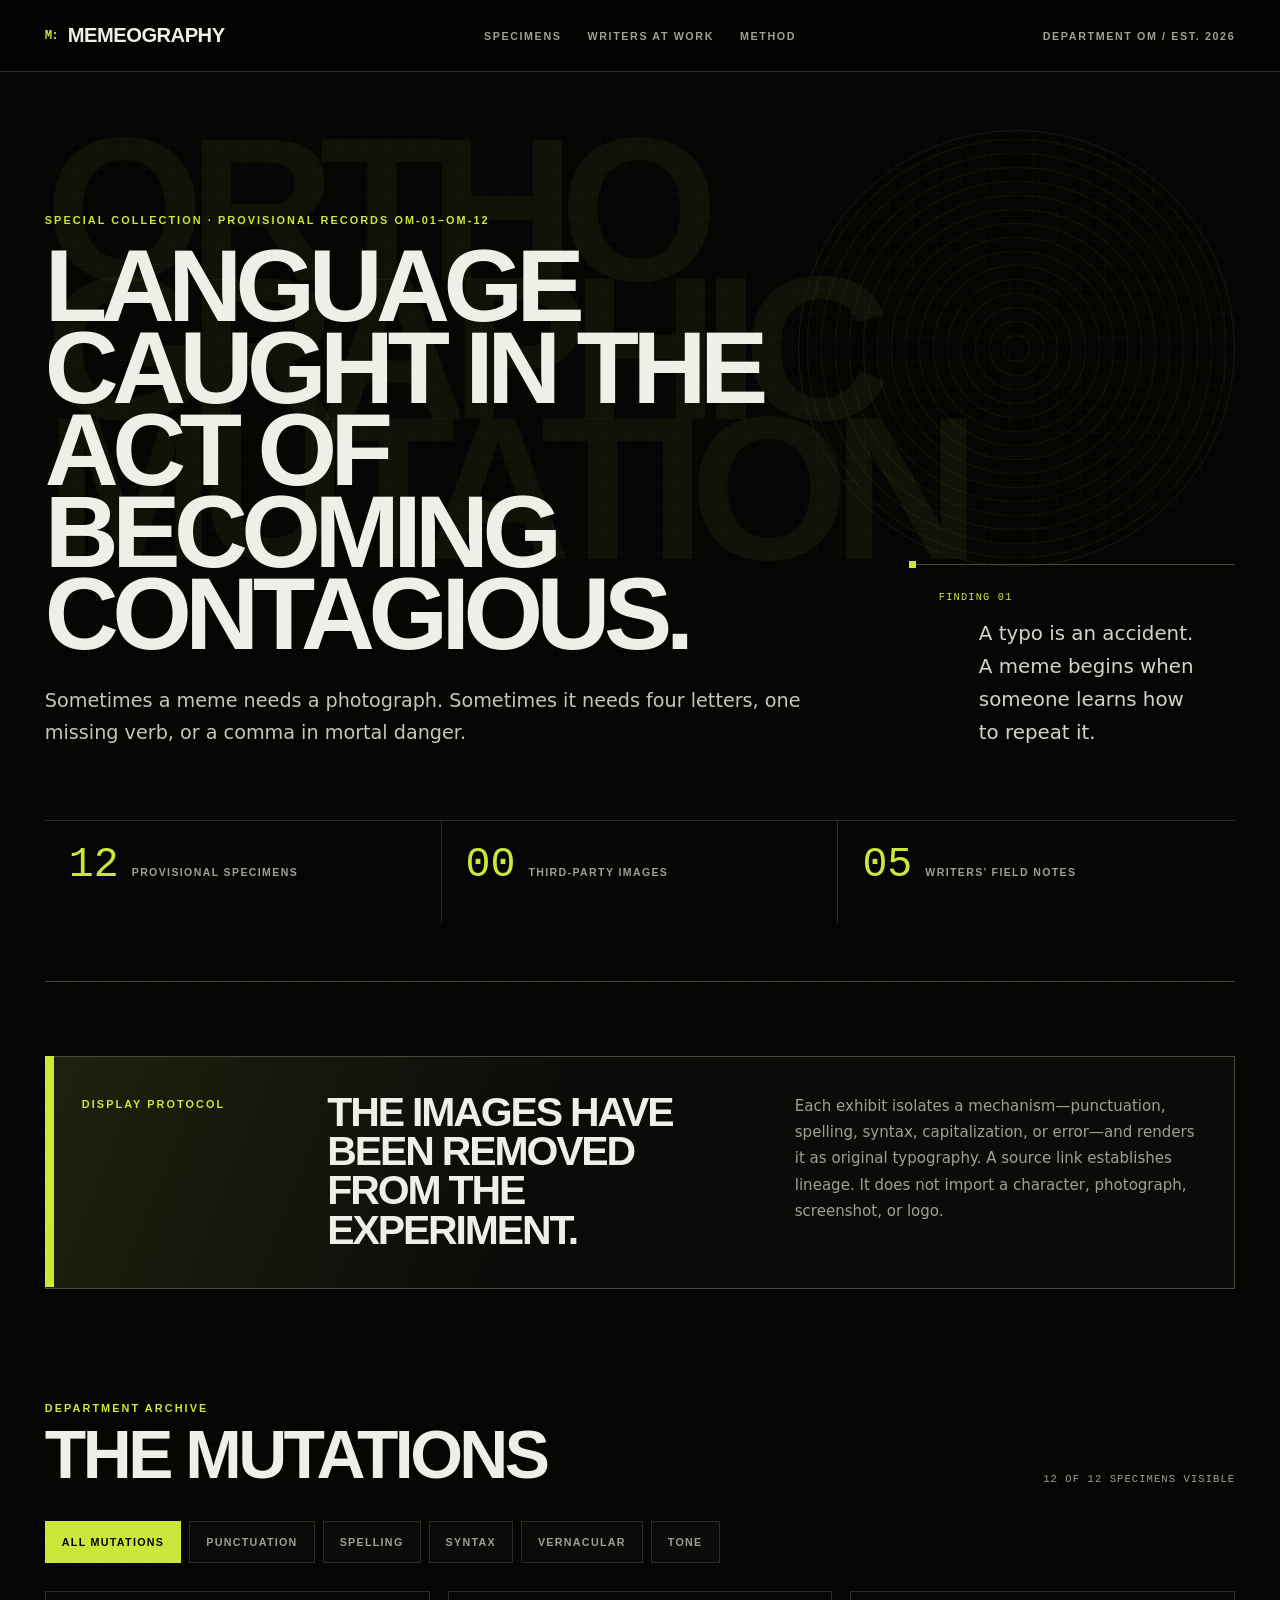
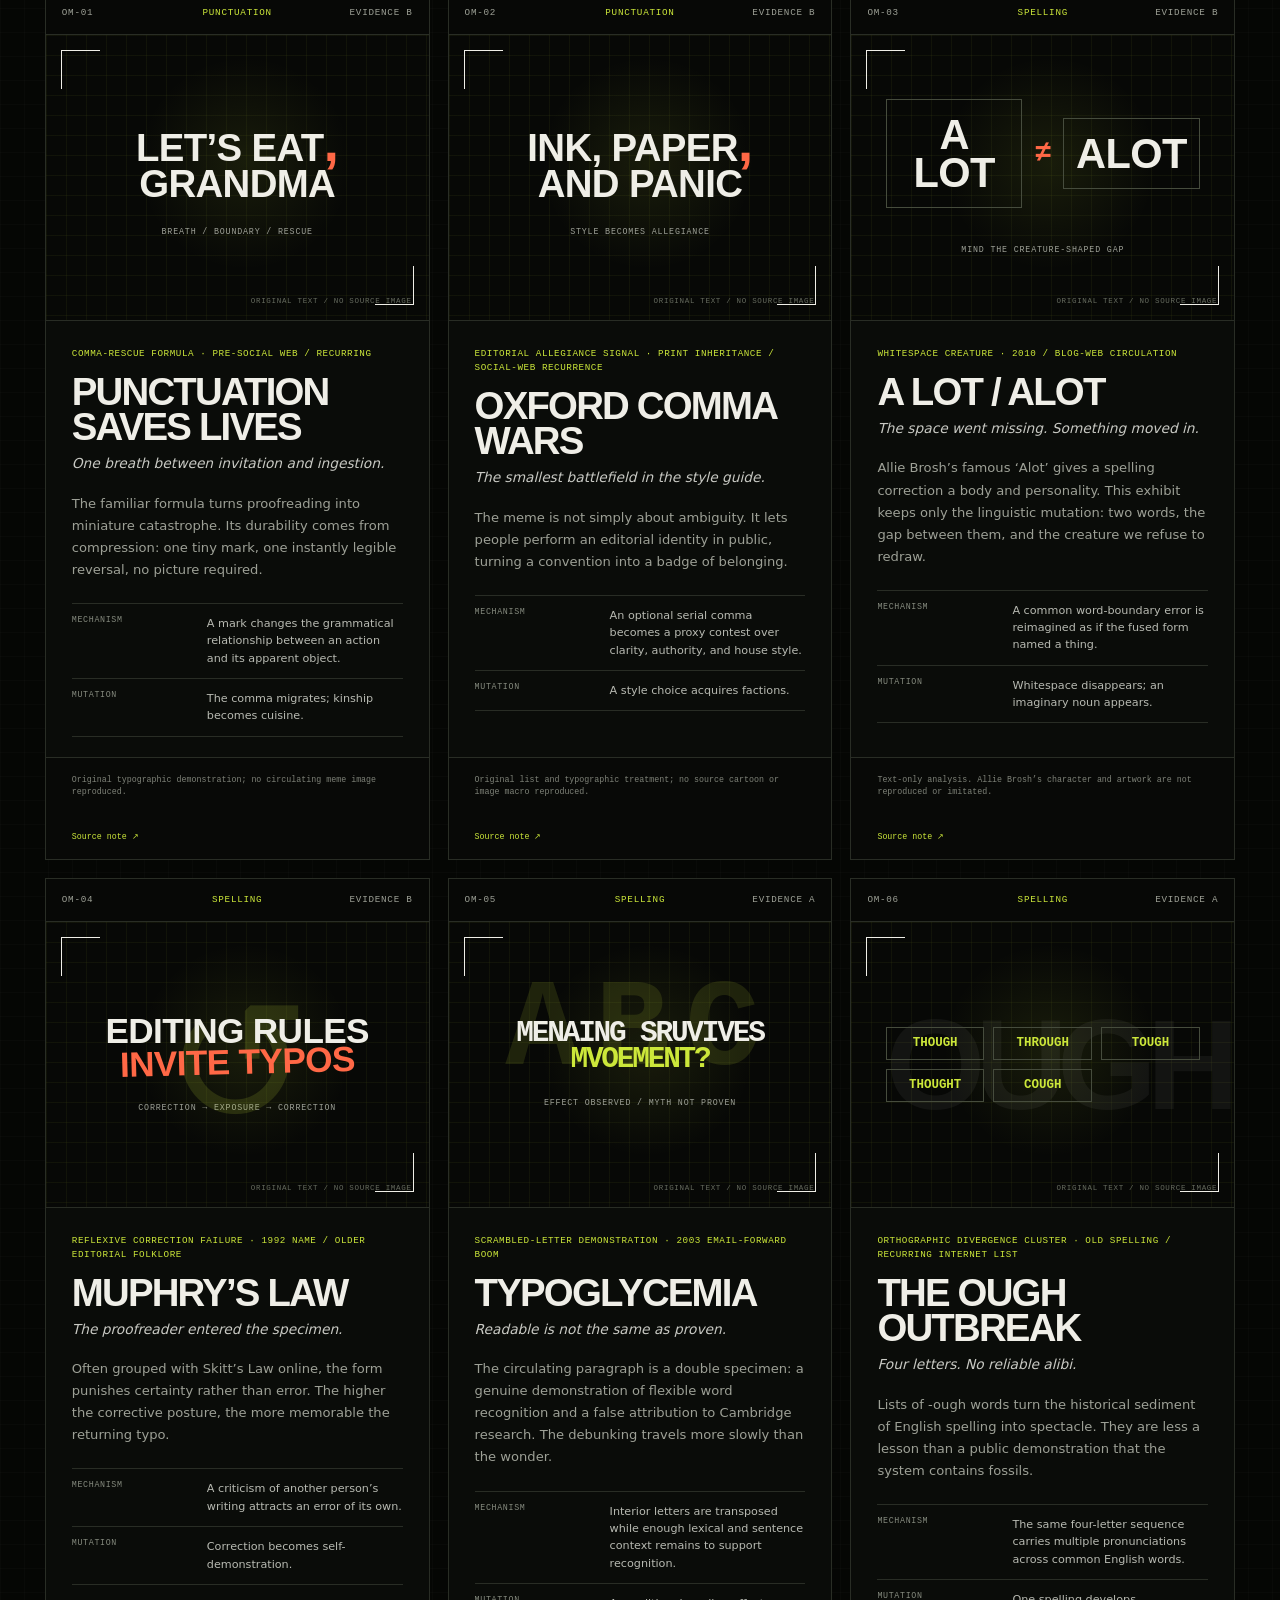
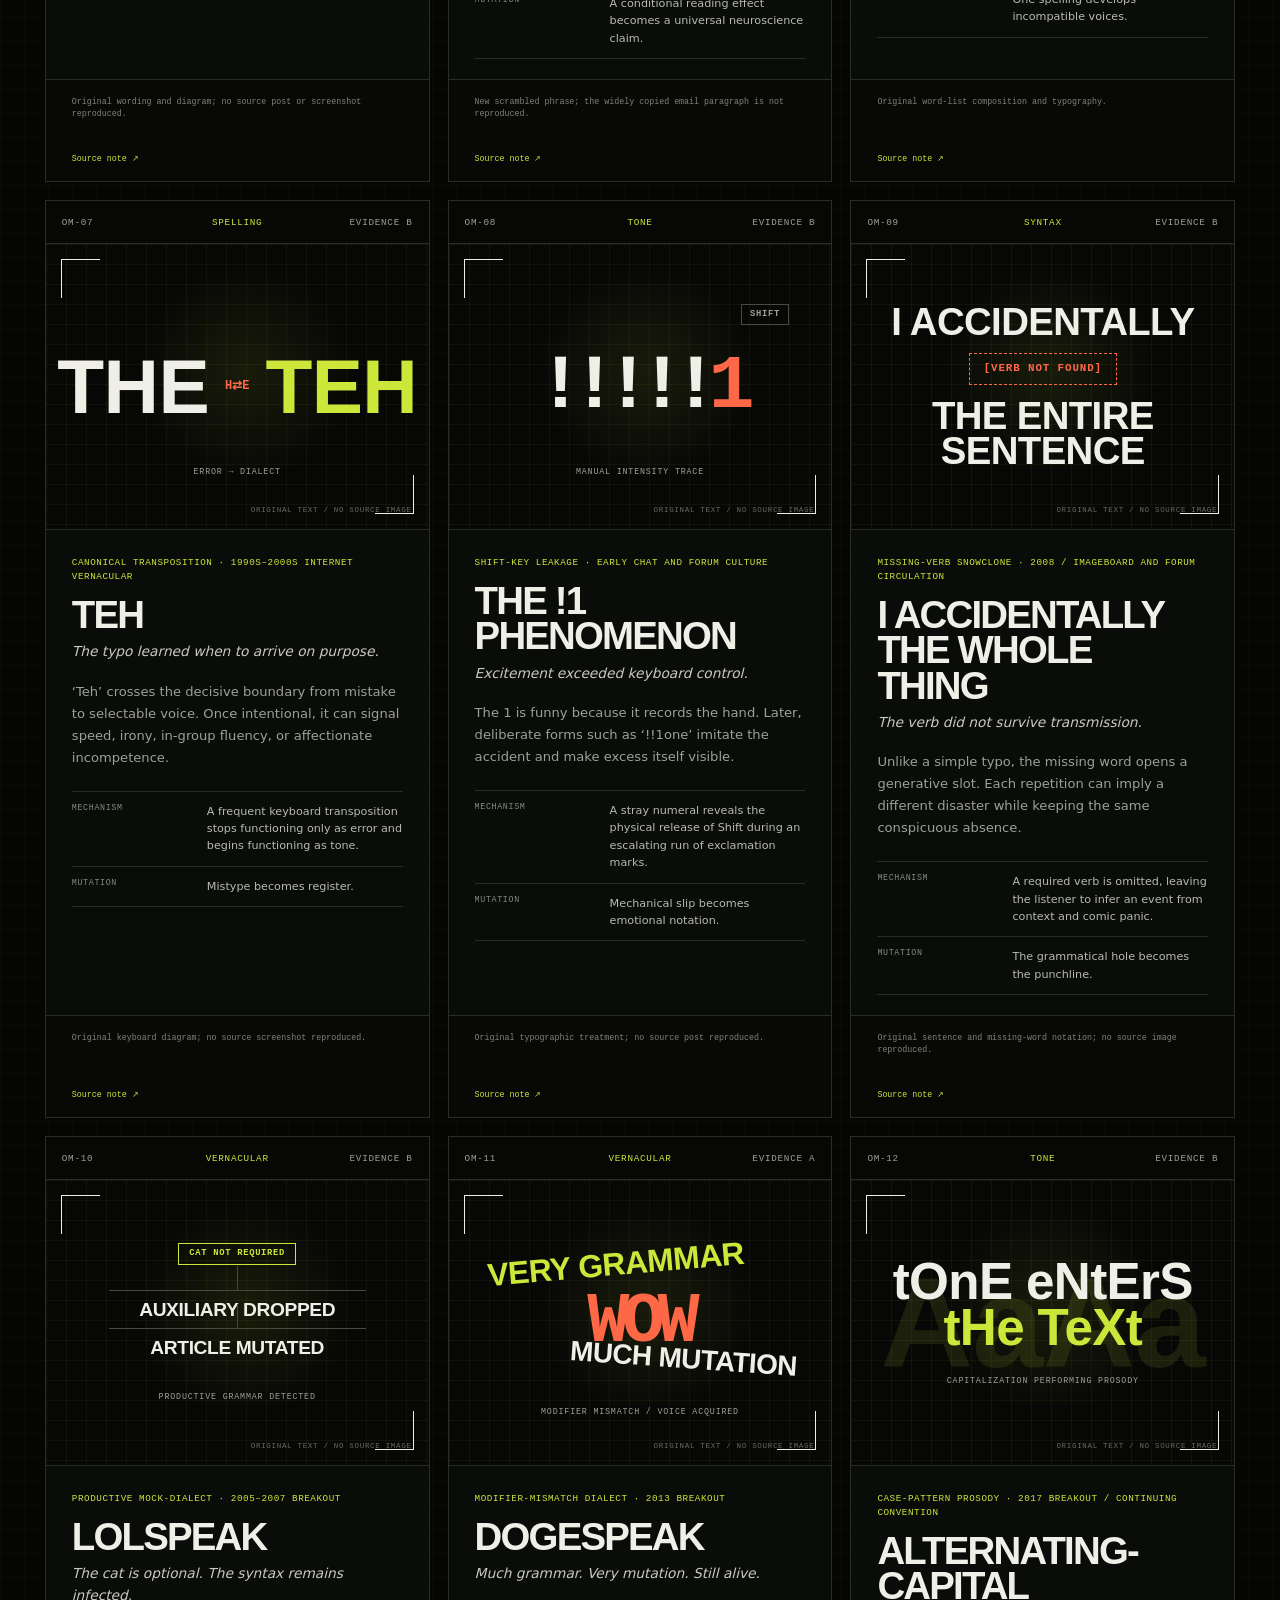
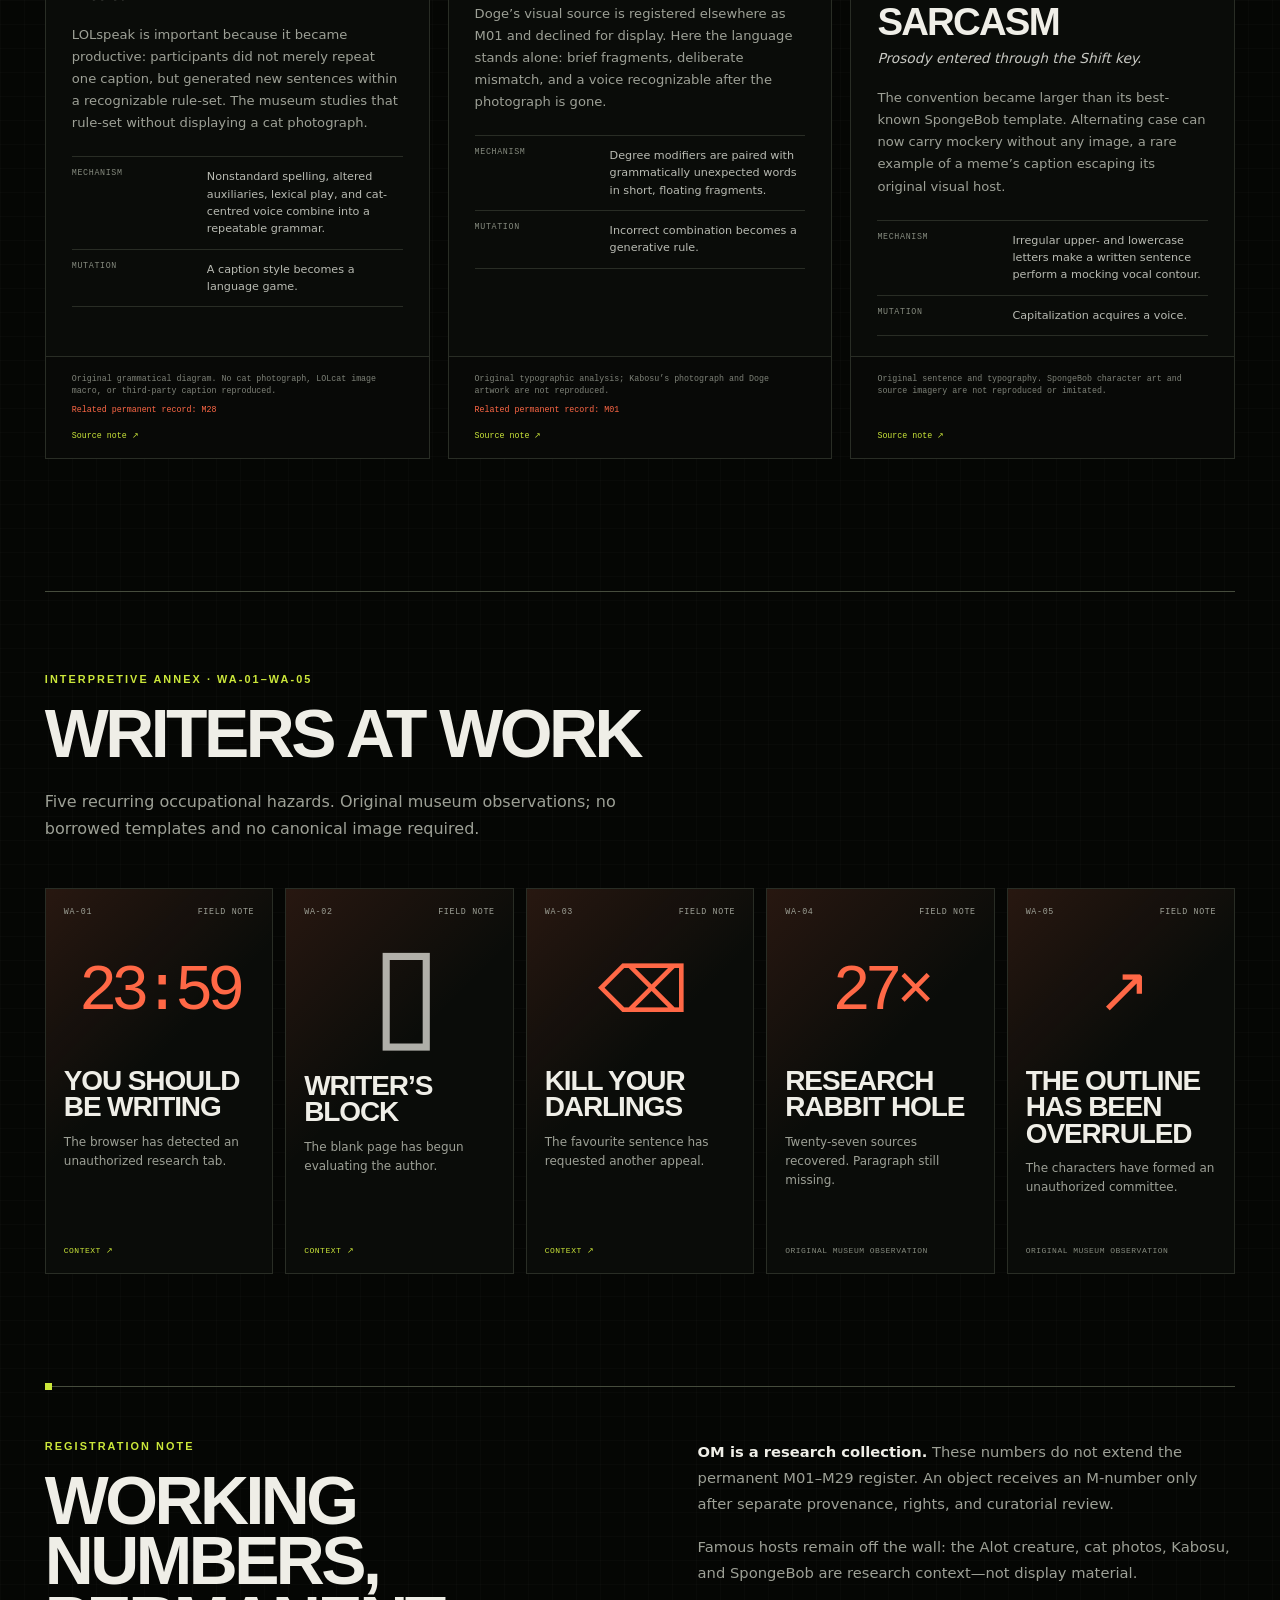
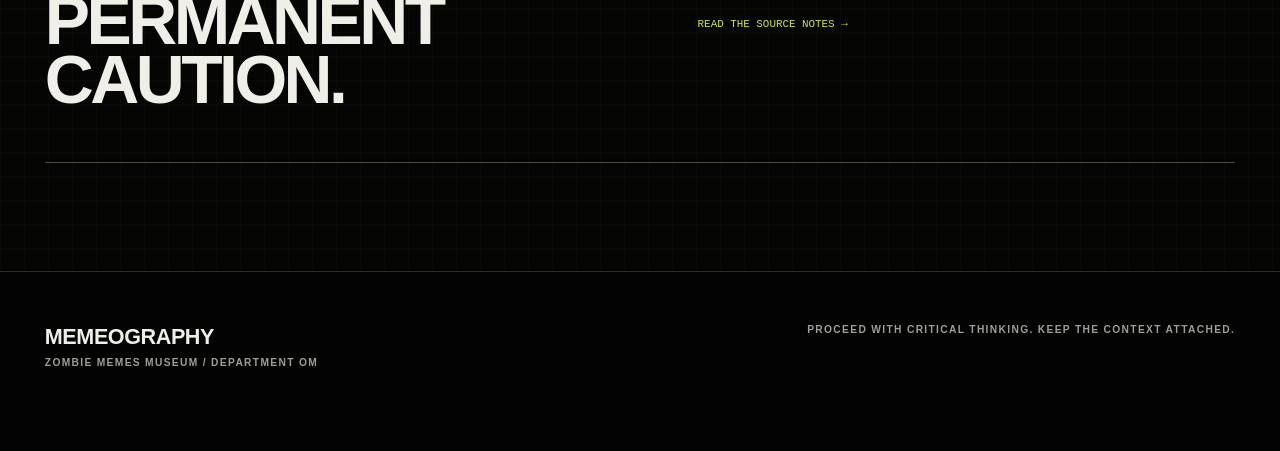
<file: docs/production/orthographic-mutations-gallery/index.html>
<!doctype html>
<html lang="en">
  <head>
    <meta charset="UTF-8" />
    <meta name="viewport" content="width=device-width, initial-scale=1.0" />
    <meta
      name="description"
      content="Twelve original text-led exhibits about the spelling, punctuation, syntax, and tone mutations that became internet memes."
    />
    <title>Memeography — Department of Orthographic Mutations</title>
    <link rel="stylesheet" href="styles.css" />
    <script src="data.js" defer></script>
    <script src="app.js" defer></script>
  </head>
  <body>
    <a class="skip-link" href="#collection">Skip to the collection</a>

    <header class="site-header">
      <a class="brand" href="#top" aria-label="Memeography home">
        <span class="brand__mark" aria-hidden="true">M:</span>
        <span>MEMEOGRAPHY</span>
      </a>
      <nav aria-label="Page navigation">
        <a href="#collection">Specimens</a>
        <a href="#writers">Writers at Work</a>
        <a href="#method">Method</a>
      </nav>
      <p class="header-code">Department OM / Est. 2026</p>
    </header>

    <main id="top">
      <section class="hero" aria-labelledby="page-title">
        <div class="hero__index" aria-hidden="true">
          <span>ORTHO</span>
          <span>GRAPHIC</span>
          <span>MUTATION</span>
        </div>
        <div class="hero__copy">
          <p class="eyebrow">Special collection · Provisional records OM-01–OM-12</p>
          <h1 id="page-title">Language caught in the act of becoming contagious.</h1>
          <p class="hero__standfirst">
            Sometimes a meme needs a photograph. Sometimes it needs four
            letters, one missing verb, or a comma in mortal danger.
          </p>
        </div>
        <aside class="hero__aside" aria-label="Collection thesis">
          <span class="note-number">Finding 01</span>
          <blockquote>
            A typo is an accident. A meme begins when someone learns how to
            repeat it.
          </blockquote>
        </aside>
        <div class="hero__stats" role="list" aria-label="Collection statistics">
          <div role="listitem"><strong>12</strong><span>provisional specimens</span></div>
          <div role="listitem"><strong>00</strong><span>third-party images</span></div>
          <div role="listitem"><strong>05</strong><span>writers’ field notes</span></div>
        </div>
      </section>

      <section class="policy-band" aria-labelledby="policy-title">
        <p class="eyebrow">Display protocol</p>
        <h2 id="policy-title">The images have been removed from the experiment.</h2>
        <p>
          Each exhibit isolates a mechanism—punctuation, spelling, syntax,
          capitalization, or error—and renders it as original typography. A
          source link establishes lineage. It does not import a character,
          photograph, screenshot, or logo.
        </p>
      </section>

      <section id="collection" class="collection" aria-labelledby="collection-title">
        <div class="section-heading">
          <div>
            <p class="eyebrow">Department archive</p>
            <h2 id="collection-title">The mutations</h2>
          </div>
          <p id="result-count" class="result-count" aria-live="polite"></p>
        </div>

        <div class="filters" role="group" aria-label="Filter specimens by mechanism">
          <button class="filter is-active" type="button" data-filter="all">All mutations</button>
          <button class="filter" type="button" data-filter="punctuation">Punctuation</button>
          <button class="filter" type="button" data-filter="spelling">Spelling</button>
          <button class="filter" type="button" data-filter="syntax">Syntax</button>
          <button class="filter" type="button" data-filter="vernacular">Vernacular</button>
          <button class="filter" type="button" data-filter="tone">Tone</button>
        </div>

        <div id="specimen-grid" class="specimen-grid"></div>
      </section>

      <section id="writers" class="writers" aria-labelledby="writers-title">
        <div class="writers__intro">
          <p class="eyebrow">Interpretive annex · WA-01–WA-05</p>
          <h2 id="writers-title">Writers at Work</h2>
          <p>
            Five recurring occupational hazards. Original museum observations;
            no borrowed templates and no canonical image required.
          </p>
        </div>
        <div id="writers-grid" class="writers-grid"></div>
      </section>

      <section id="method" class="method" aria-labelledby="method-title">
        <div>
          <p class="eyebrow">Registration note</p>
          <h2 id="method-title">Working numbers, permanent caution.</h2>
        </div>
        <div class="method__copy">
          <p>
            <strong>OM is a research collection.</strong> These numbers do not
            extend the permanent M01–M29 register. An object receives an M-number
            only after separate provenance, rights, and curatorial review.
          </p>
          <p>
            Famous hosts remain off the wall: the Alot creature, cat photos,
            Kabosu, and SpongeBob are research context—not display material.
          </p>
          <a href="../../research/orthographic-mutations-source-notes.md">Read the source notes →</a>
        </div>
      </section>
    </main>

    <footer class="site-footer">
      <div>
        <p class="site-footer__brand">MEMEOGRAPHY</p>
        <p>Zombie Memes Museum / Department OM</p>
      </div>
      <p>Proceed with critical thinking. Keep the context attached.</p>
    </footer>
  </body>
</html>
</file>
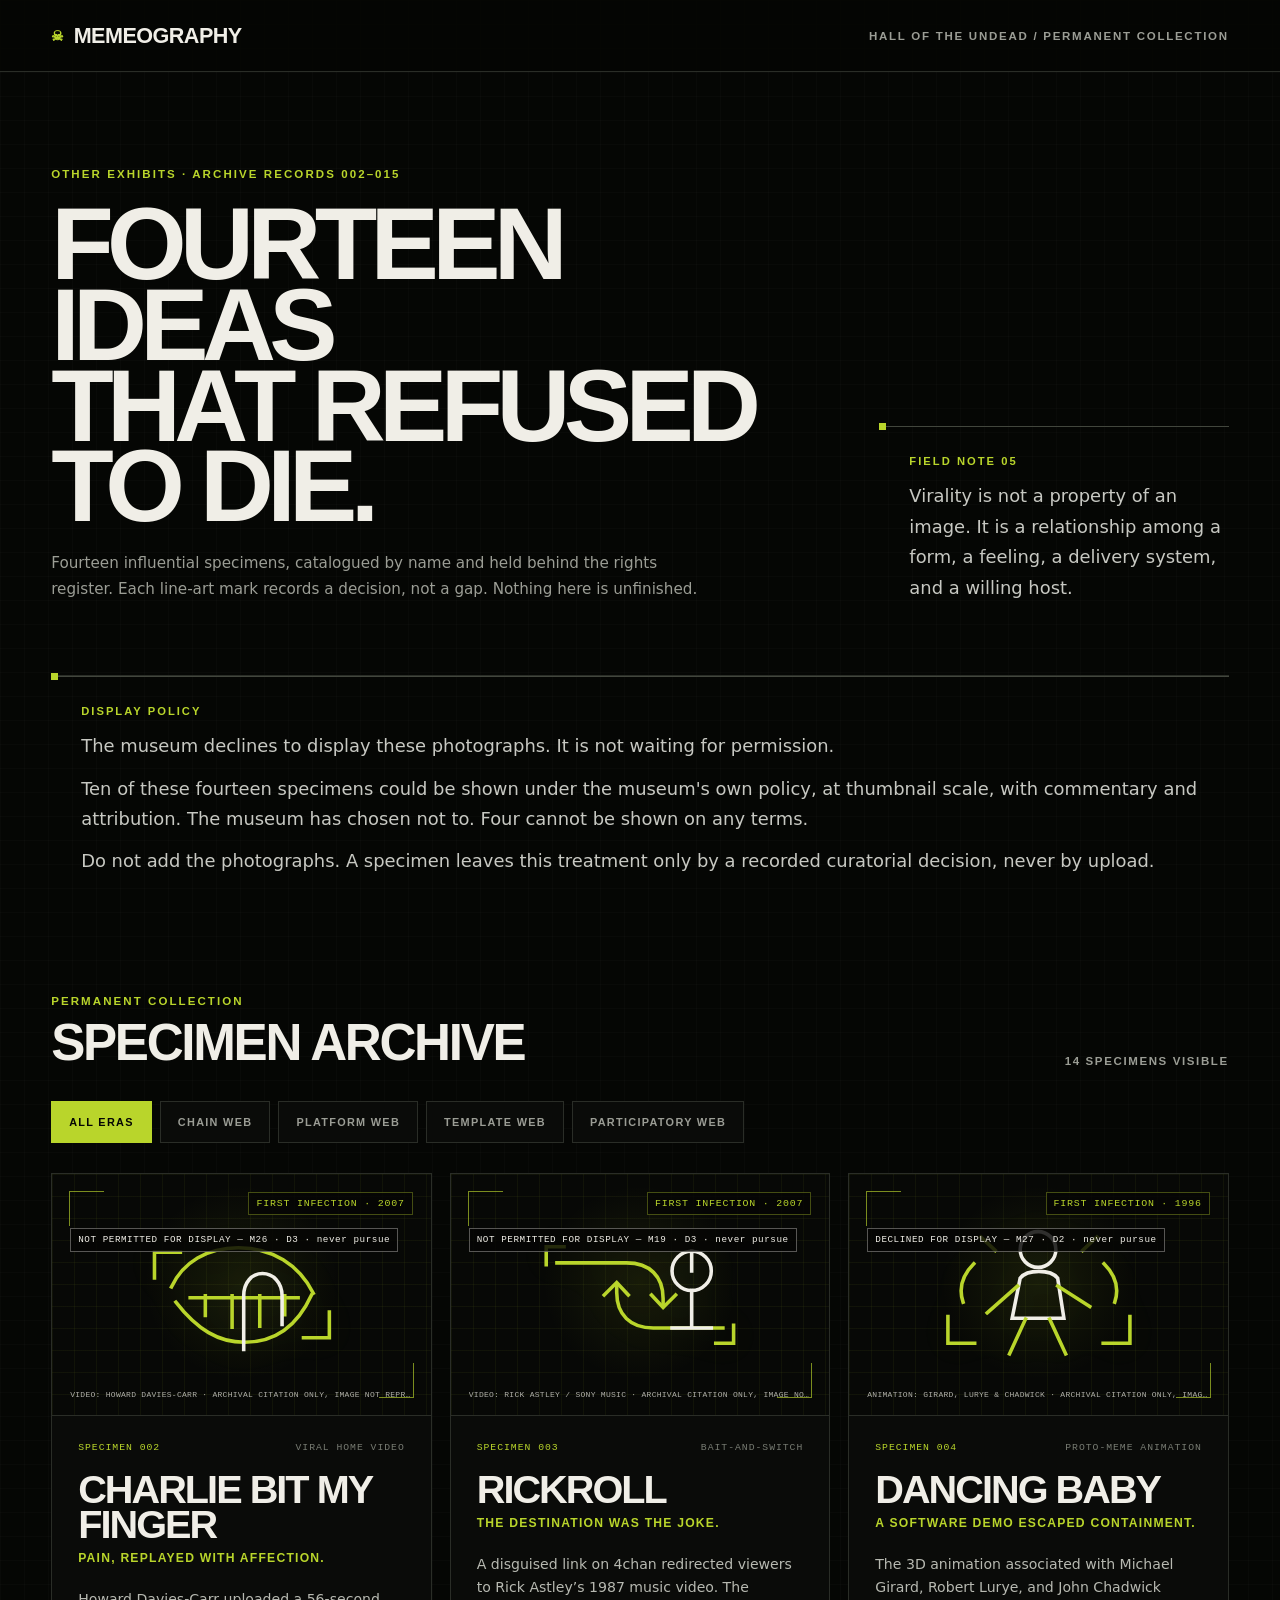
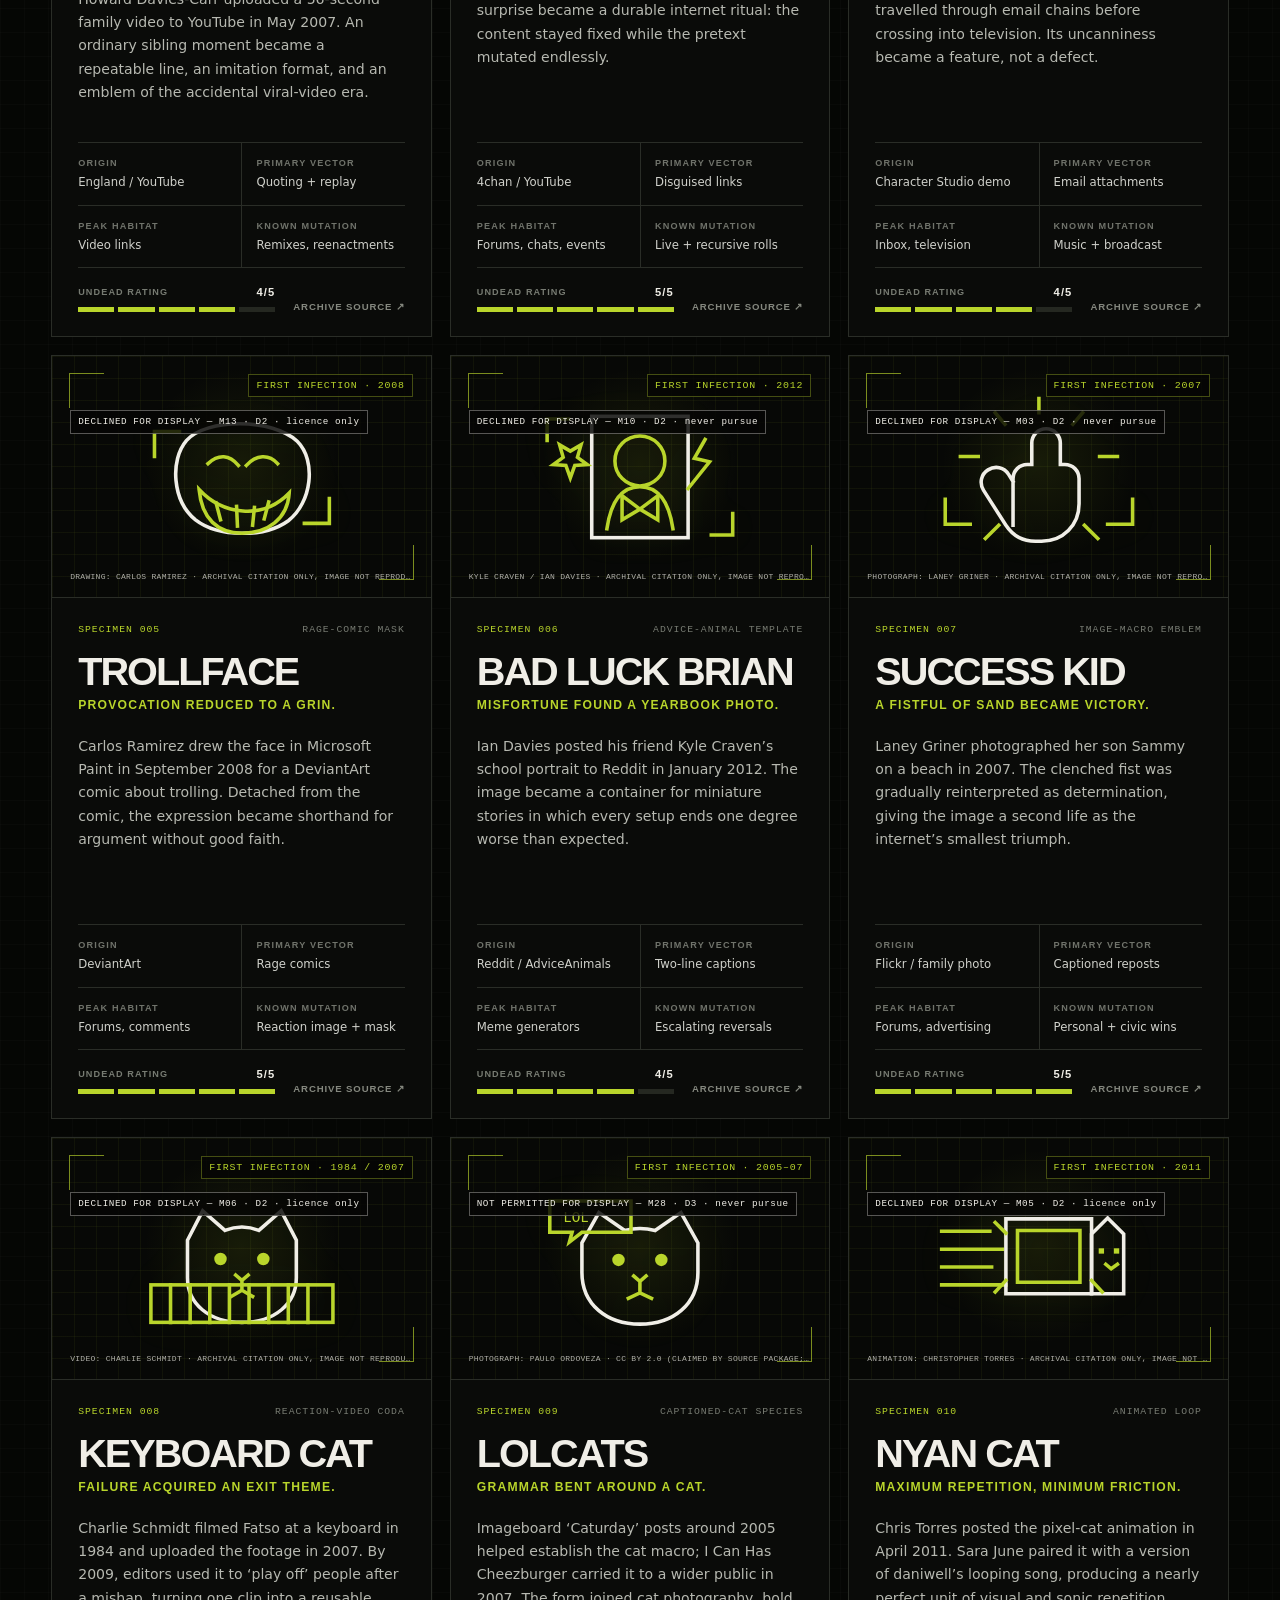
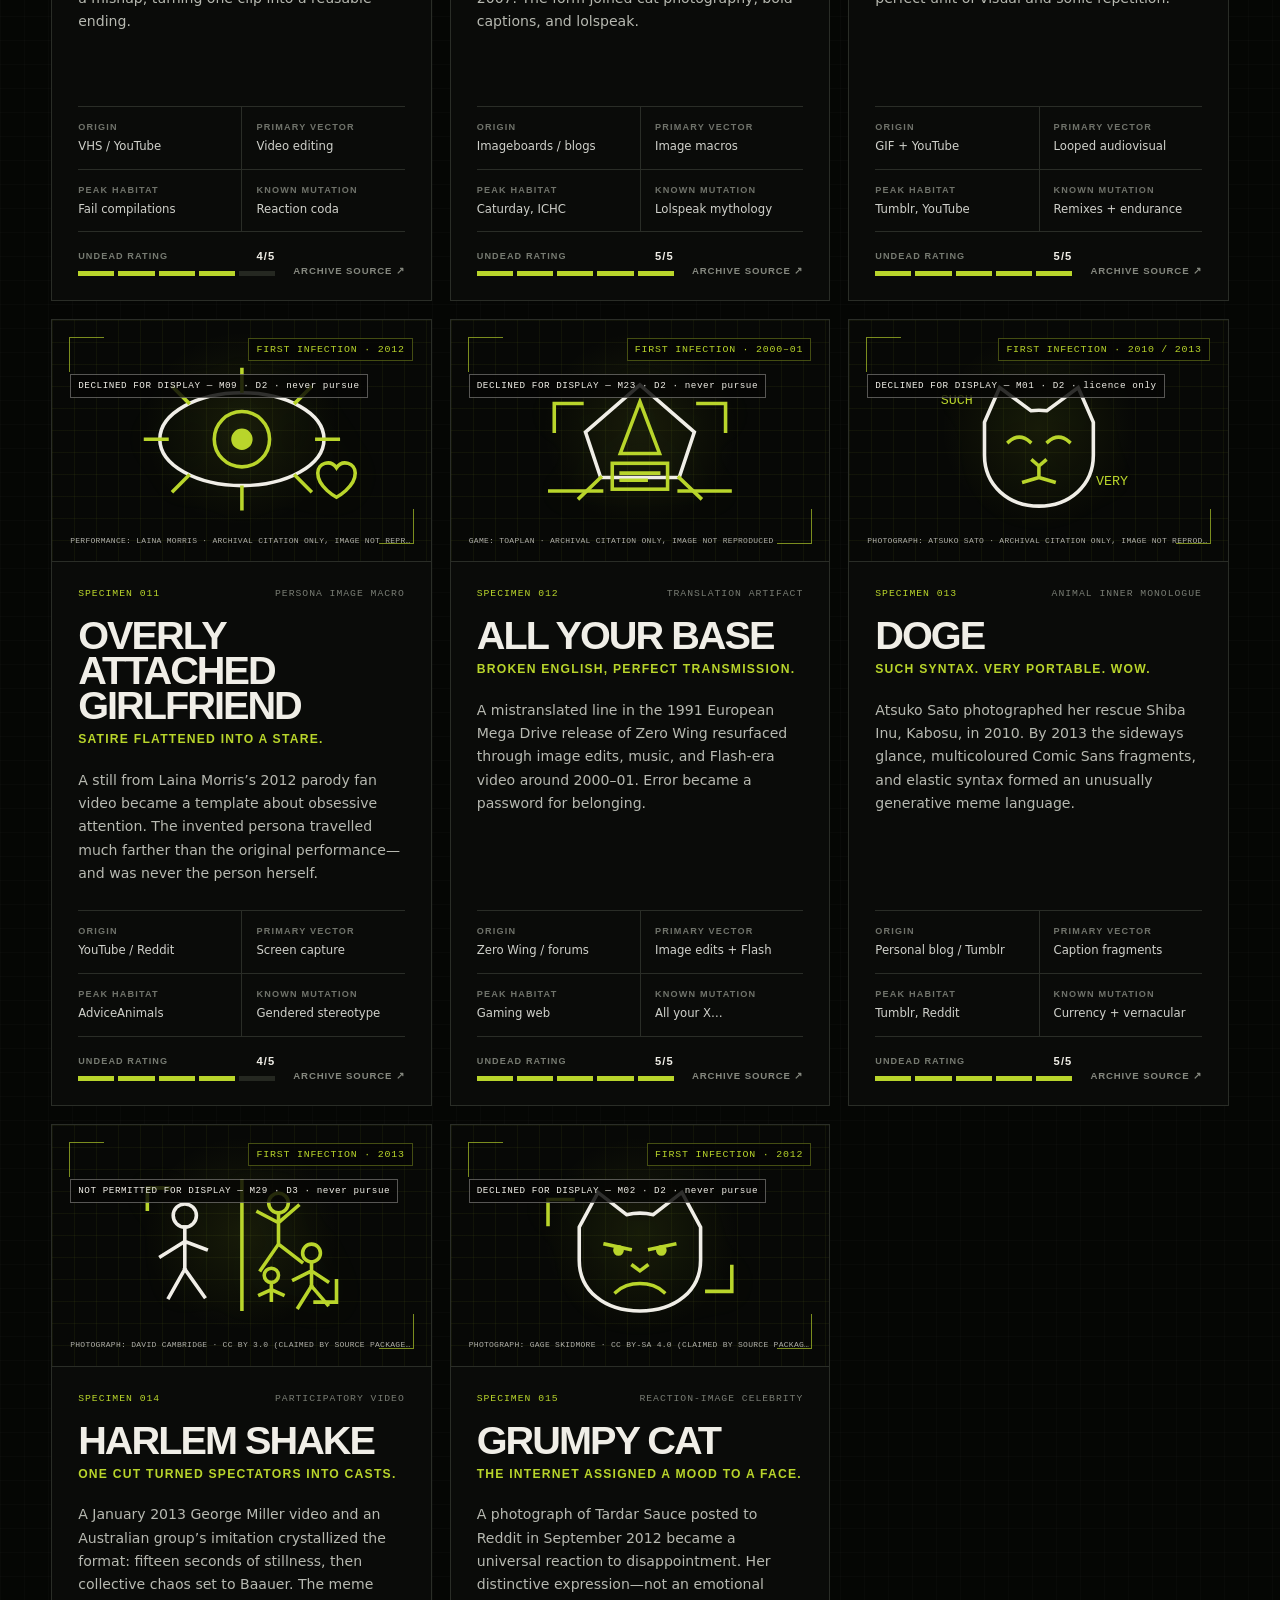
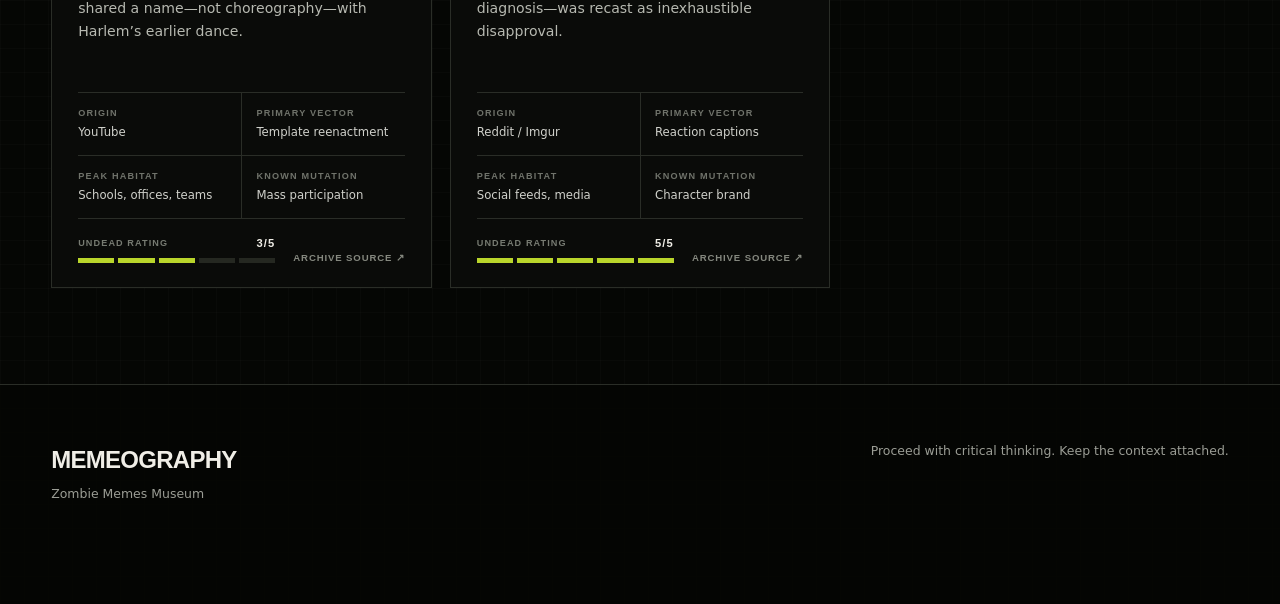
<file: docs/production/other-exhibits-gallery/index.html>
<!doctype html>
<html lang="en">
  <head>
    <meta charset="UTF-8" />
    <meta name="viewport" content="width=device-width, initial-scale=1.0" />
    <meta
      name="description"
      content="Fourteen classified specimens from Memeography's Hall of the Undead."
    />
    <title>Memeography — Other Exhibits</title>
    <link rel="stylesheet" href="styles.css" />
    <script src="app.js" defer></script>
  </head>
  <body>
    <header class="site-header">
      <a class="brand" href="#top" aria-label="Memeography exhibit cards home">
        <span class="brand__mark" aria-hidden="true">☠</span>
        <span>MEMEOGRAPHY</span>
      </a>
      <p>Hall of the Undead / Permanent Collection</p>
    </header>

    <main id="top" class="museum-shell">
      <section class="hero" aria-labelledby="page-title">
        <div>
          <p class="eyebrow">Other exhibits · Archive records 002–015</p>
          <h1 id="page-title">Fourteen ideas<br />that refused to die.</h1>
          <p class="hero__standfirst">
            Fourteen influential specimens, catalogued by name and held behind
            the rights register. Each line-art mark records a decision, not a
            gap. Nothing here is unfinished.
          </p>
        </div>
        <div class="hero__note">
          <span class="hero__note-number">Field note 05</span>
          <p>
            Virality is not a property of an image. It is a relationship among a
            form, a feeling, a delivery system, and a willing host.
          </p>
        </div>
      </section>

      <section class="hero__note" aria-labelledby="display-policy-title" style="margin: 0 0 44px;">
        <span class="hero__note-number">Display policy</span>
        <div id="display-policy-title">
          <p>
            The museum declines to display these photographs. It is not waiting
            for permission.
          </p>
          <p>
            Ten of these fourteen specimens could be shown under the museum's
            own policy, at thumbnail scale, with commentary and attribution.
            The museum has chosen not to. Four cannot be shown on any terms.
          </p>
          <p>
            Do not add the photographs. A specimen leaves this treatment only
            by a recorded curatorial decision, never by upload.
          </p>
        </div>
      </section>

      <section class="collection" aria-labelledby="collection-title">
        <div class="collection__bar">
          <div>
            <p class="eyebrow">Permanent collection</p>
            <h2 id="collection-title">Specimen archive</h2>
          </div>
          <p id="result-count" class="result-count" aria-live="polite"></p>
        </div>

        <div class="filters" role="group" aria-label="Filter exhibits by era">
          <button class="filter is-active" type="button" data-filter="all">All eras</button>
          <button class="filter" type="button" data-filter="chain">Chain web</button>
          <button class="filter" type="button" data-filter="platform">Platform web</button>
          <button class="filter" type="button" data-filter="template">Template web</button>
          <button class="filter" type="button" data-filter="participatory">Participatory web</button>
        </div>

        <div id="exhibit-grid" class="exhibit-grid"></div>
      </section>
    </main>

    <footer class="site-footer">
      <div>
        <p class="site-footer__brand">MEMEOGRAPHY</p>
        <p>Zombie Memes Museum</p>
      </div>
      <p>Proceed with critical thinking. Keep the context attached.</p>
    </footer>
  </body>
</html>
</file>
<file: docs/production/orthographic-mutations-gallery/styles.css>
:root {
  color-scheme: dark;
  --ink: #050604;
  --panel: #0a0c09;
  --panel-raised: #0e110d;
  --bone: #efeee7;
  --muted: #9da096;
  --line: #292d25;
  --line-strong: #464c3d;
  --acid: #cce73a;
  --acid-soft: rgba(204, 231, 58, 0.1);
  --signal: #ff6846;
  --signal-soft: rgba(255, 104, 70, 0.12);
  --condensed: "Arial Narrow", "Avenir Next Condensed", "Helvetica Neue Condensed", Impact, sans-serif;
  --mono: "SFMono-Regular", Consolas, "Liberation Mono", monospace;
  --sans: Inter, ui-sans-serif, system-ui, -apple-system, BlinkMacSystemFont, "Segoe UI", sans-serif;
}

* {
  box-sizing: border-box;
}

html {
  scroll-behavior: smooth;
}

body {
  margin: 0;
  color: var(--bone);
  background:
    linear-gradient(rgba(255, 255, 255, 0.014) 1px, transparent 1px),
    linear-gradient(90deg, rgba(255, 255, 255, 0.014) 1px, transparent 1px),
    var(--ink);
  background-size: 24px 24px;
  font-family: var(--sans);
  -webkit-font-smoothing: antialiased;
}

button,
a {
  color: inherit;
  font: inherit;
}

a {
  text-underline-offset: 0.24em;
}

.skip-link {
  position: fixed;
  top: 12px;
  left: 12px;
  z-index: 100;
  padding: 12px 16px;
  color: var(--ink);
  background: var(--acid);
  transform: translateY(-180%);
}

.skip-link:focus {
  transform: translateY(0);
}

.site-header {
  position: sticky;
  top: 0;
  z-index: 20;
  min-height: 72px;
  padding: 0 3.5vw;
  border-bottom: 1px solid var(--line);
  background: rgba(5, 6, 4, 0.94);
  backdrop-filter: blur(12px);
  display: grid;
  grid-template-columns: 1fr auto 1fr;
  align-items: center;
  gap: 32px;
}

.brand {
  display: inline-flex;
  align-items: center;
  gap: 10px;
  font-family: var(--condensed);
  font-size: 1.26rem;
  font-weight: 900;
  letter-spacing: -0.025em;
  text-decoration: none;
}

.brand__mark {
  color: var(--acid);
  font-family: var(--mono);
  font-size: 0.78rem;
  letter-spacing: -0.08em;
}

.site-header nav {
  display: flex;
  gap: 26px;
}

.site-header nav a,
.header-code {
  color: var(--muted);
  font-family: var(--condensed);
  font-size: 0.67rem;
  font-weight: 800;
  letter-spacing: 0.15em;
  text-decoration: none;
  text-transform: uppercase;
}

.site-header nav a:hover,
.site-header nav a:focus-visible {
  color: var(--acid);
}

.header-code {
  margin: 0;
  text-align: right;
}

main {
  width: min(1600px, 100%);
  margin: 0 auto;
  padding: 0 3.5vw 108px;
}

.hero {
  position: relative;
  min-height: 780px;
  padding: clamp(86px, 11vw, 170px) 0 58px;
  border-bottom: 1px solid var(--line-strong);
  display: grid;
  grid-template-columns: minmax(0, 1.4fr) minmax(260px, 0.6fr);
  grid-template-rows: 1fr auto;
  align-items: end;
  gap: 70px clamp(50px, 8vw, 140px);
  overflow: hidden;
}

.hero::before {
  position: absolute;
  top: 58px;
  right: 0;
  width: min(34vw, 480px);
  height: min(34vw, 480px);
  border: 1px solid var(--line);
  border-radius: 50%;
  background: repeating-radial-gradient(circle, transparent 0 12px, var(--acid-soft) 13px 14px);
  opacity: 0.5;
  content: "";
}

.hero__index {
  position: absolute;
  top: 68px;
  left: 0;
  z-index: -1;
  color: rgba(204, 231, 58, 0.055);
  font-family: var(--condensed);
  font-size: clamp(6.2rem, 16vw, 16rem);
  font-weight: 900;
  letter-spacing: -0.08em;
  line-height: 0.68;
  user-select: none;
}

.hero__index span {
  display: block;
}

.hero__copy,
.hero__aside,
.hero__stats {
  position: relative;
  z-index: 2;
}

.eyebrow {
  margin: 0 0 18px;
  color: var(--acid);
  font-family: var(--condensed);
  font-size: 0.68rem;
  font-weight: 900;
  letter-spacing: 0.19em;
  line-height: 1.3;
  text-transform: uppercase;
}

h1,
h2,
h3,
p,
blockquote,
dl,
dd {
  margin-top: 0;
}

h1,
h2,
h3 {
  font-family: var(--condensed);
  text-transform: uppercase;
}

h1 {
  max-width: 1000px;
  margin-bottom: 0;
  font-size: clamp(4.2rem, 8vw, 9rem);
  font-weight: 900;
  letter-spacing: -0.064em;
  line-height: 0.8;
}

.hero__standfirst {
  max-width: 48rem;
  margin: 30px 0 0;
  color: #c4c6be;
  font-size: clamp(1rem, 1.5vw, 1.32rem);
  line-height: 1.7;
}

.hero__aside {
  padding: 26px 0 0 30px;
  border-top: 1px solid var(--line-strong);
}

.hero__aside::before,
.policy-band::before,
.method::before {
  position: absolute;
  top: -4px;
  left: 0;
  width: 7px;
  height: 7px;
  background: var(--acid);
  content: "";
}

.note-number {
  display: block;
  margin-bottom: 15px;
  color: var(--acid);
  font-family: var(--mono);
  font-size: 0.64rem;
  letter-spacing: 0.12em;
  text-transform: uppercase;
}

.hero__aside blockquote {
  margin-bottom: 0;
  color: #d2d3cd;
  font-size: clamp(1rem, 1.55vw, 1.32rem);
  line-height: 1.66;
}

.hero__stats {
  grid-column: 1 / -1;
  border-top: 1px solid var(--line);
  display: grid;
  grid-template-columns: repeat(3, 1fr);
}

.hero__stats div {
  min-height: 102px;
  padding: 20px 24px;
  border-right: 1px solid var(--line);
  display: flex;
  align-items: baseline;
  gap: 13px;
}

.hero__stats div:last-child {
  border-right: 0;
}

.hero__stats strong {
  color: var(--acid);
  font-family: var(--mono);
  font-size: 2.6rem;
  font-weight: 500;
}

.hero__stats span {
  color: var(--muted);
  font-family: var(--condensed);
  font-size: 0.66rem;
  font-weight: 800;
  letter-spacing: 0.13em;
  text-transform: uppercase;
}

.policy-band {
  position: relative;
  margin: 74px 0 0;
  padding: 36px 36px 38px;
  border: 1px solid var(--line-strong);
  background:
    linear-gradient(112deg, var(--acid-soft), transparent 42%),
    var(--panel);
  display: grid;
  grid-template-columns: 0.45fr 1fr 1fr;
  gap: clamp(28px, 5vw, 88px);
}

.policy-band::before {
  top: -1px;
  left: -1px;
  width: 9px;
  height: 100%;
}

.policy-band .eyebrow {
  margin: 4px 0 0;
}

.policy-band h2 {
  margin: 0;
  font-size: clamp(2rem, 3.2vw, 3.6rem);
  line-height: 0.96;
}

.policy-band > p:last-child {
  margin: 0;
  color: var(--muted);
  font-size: 0.94rem;
  line-height: 1.75;
}

.collection {
  padding-top: 112px;
}

.section-heading {
  margin-bottom: 36px;
  display: flex;
  align-items: end;
  justify-content: space-between;
  gap: 30px;
}

.section-heading .eyebrow {
  margin-bottom: 10px;
}

h2 {
  margin-bottom: 0;
  font-size: clamp(3rem, 5.3vw, 6rem);
  font-weight: 900;
  letter-spacing: -0.052em;
  line-height: 0.88;
}

.result-count {
  margin: 0;
  color: var(--muted);
  font-family: var(--mono);
  font-size: 0.66rem;
  letter-spacing: 0.1em;
  text-transform: uppercase;
}

.filters {
  margin-bottom: 28px;
  display: flex;
  flex-wrap: wrap;
  gap: 8px;
}

.filter {
  min-height: 42px;
  padding: 0 16px;
  border: 1px solid var(--line);
  border-radius: 0;
  color: var(--muted);
  background: var(--panel);
  cursor: pointer;
  font-family: var(--condensed);
  font-size: 0.67rem;
  font-weight: 900;
  letter-spacing: 0.12em;
  text-transform: uppercase;
  transition: border-color 150ms ease, color 150ms ease, background 150ms ease;
}

.filter:hover,
.filter:focus-visible {
  border-color: var(--acid);
  color: var(--bone);
  outline: 0;
}

.filter.is-active {
  border-color: var(--acid);
  color: var(--ink);
  background: var(--acid);
}

.specimen-grid {
  display: grid;
  grid-template-columns: repeat(3, minmax(0, 1fr));
  gap: 18px;
}

.specimen-card {
  min-width: 0;
  min-height: 820px;
  border: 1px solid var(--line);
  background: var(--panel);
  display: flex;
  flex-direction: column;
  overflow: hidden;
  transition: border-color 180ms ease, transform 180ms ease;
}

.specimen-card:hover {
  border-color: #586043;
  transform: translateY(-3px);
}

.specimen-card[hidden] {
  display: none;
}

.specimen-card__register {
  min-height: 43px;
  padding: 0 16px;
  border-bottom: 1px solid var(--line);
  color: var(--muted);
  background: #070806;
  display: grid;
  grid-template-columns: 1fr 1fr 1fr;
  align-items: center;
  font-family: var(--mono);
  font-size: 0.58rem;
  letter-spacing: 0.08em;
  text-transform: uppercase;
}

.specimen-card__register span:nth-child(2) {
  color: var(--acid);
  text-align: center;
}

.specimen-card__register span:last-child {
  text-align: right;
}

.specimen-card__visual {
  position: relative;
  min-height: 286px;
  border-bottom: 1px solid var(--line);
  background:
    linear-gradient(rgba(204, 231, 58, 0.052) 1px, transparent 1px),
    linear-gradient(90deg, rgba(204, 231, 58, 0.052) 1px, transparent 1px),
    radial-gradient(circle at 52% 45%, rgba(204, 231, 58, 0.09), transparent 42%),
    #070806;
  background-size: 20px 20px, 20px 20px, auto, auto;
  display: grid;
  place-items: center;
  overflow: hidden;
}

.specimen-card__visual::before,
.specimen-card__visual::after {
  position: absolute;
  width: 38px;
  height: 38px;
  border-color: var(--line-strong);
  content: "";
}

.specimen-card__visual::before {
  top: 15px;
  left: 15px;
  border-top: 1px solid;
  border-left: 1px solid;
}

.specimen-card__visual::after {
  right: 15px;
  bottom: 15px;
  border-right: 1px solid;
  border-bottom: 1px solid;
}

.visual-stamp {
  position: absolute;
  right: 17px;
  bottom: 15px;
  color: #666b5f;
  font-family: var(--mono);
  font-size: 0.47rem;
  letter-spacing: 0.09em;
}

.mutation {
  position: relative;
  width: 82%;
  min-height: 190px;
  color: var(--bone);
  display: flex;
  flex-direction: column;
  align-items: center;
  justify-content: center;
  font-family: var(--condensed);
  font-weight: 900;
  letter-spacing: -0.04em;
  line-height: 0.9;
  text-align: center;
}

.mutation i {
  margin-top: 24px;
  color: var(--muted);
  font-family: var(--mono);
  font-size: 0.52rem;
  font-style: normal;
  font-weight: 400;
  letter-spacing: 0.1em;
  line-height: 1.4;
  text-transform: uppercase;
}

.mutation--comma span,
.mutation--serial span {
  font-size: clamp(2rem, 3vw, 3.3rem);
}

.mutation--comma b,
.mutation--serial b {
  color: var(--signal);
  font-size: 1.45em;
}

.mutation--gap {
  display: grid;
  grid-template-columns: 1fr auto 1fr;
  gap: 12px;
  align-content: center;
}

.mutation--gap span {
  padding: 16px 8px;
  border: 1px solid var(--line-strong);
  font-size: 2.6rem;
}

.mutation--gap b {
  color: var(--signal);
  font-family: var(--mono);
  font-size: 1.8rem;
}

.mutation--gap i {
  grid-column: 1 / -1;
}

.mutation--loop b {
  position: absolute;
  color: var(--acid);
  font-size: 11rem;
  font-weight: 300;
  opacity: 0.14;
}

.mutation--loop span {
  z-index: 1;
  font-size: 2.2rem;
}

.mutation--loop span:nth-of-type(2) {
  color: var(--signal);
  transform: rotate(-1.5deg);
}

.mutation--scramble b {
  position: absolute;
  top: 6px;
  color: rgba(204, 231, 58, 0.12);
  font-family: var(--mono);
  font-size: 7.8rem;
  letter-spacing: 0.12em;
}

.mutation--scramble span {
  z-index: 1;
  font-family: var(--mono);
  font-size: clamp(1.45rem, 2.3vw, 2.35rem);
  letter-spacing: -0.075em;
}

.mutation--scramble span:nth-of-type(2) {
  color: var(--acid);
}

.mutation--ough {
  display: grid;
  grid-template-columns: repeat(3, 1fr);
  align-content: center;
  gap: 9px;
}

.mutation--ough b {
  position: absolute;
  color: rgba(255, 255, 255, 0.05);
  font-size: 8rem;
  letter-spacing: -0.08em;
}

.mutation--ough span {
  z-index: 1;
  padding: 10px 5px;
  border: 1px solid var(--line-strong);
  color: var(--acid);
  font-family: var(--mono);
  font-size: 0.78rem;
  letter-spacing: 0;
}

.mutation--ough span:nth-last-child(2) {
  grid-column: 1 / 2;
}

.mutation--transpose {
  flex-direction: row;
  gap: 16px;
}

.mutation--transpose span {
  font-size: clamp(3.7rem, 6vw, 6rem);
}

.mutation--transpose span:last-of-type {
  color: var(--acid);
}

.mutation--transpose b {
  color: var(--signal);
  font-family: var(--mono);
  font-size: 0.75rem;
  letter-spacing: 0;
}

.mutation--transpose i {
  position: absolute;
  bottom: 4px;
}

.mutation--shift {
  flex-direction: row;
  gap: 2px;
}

.mutation--shift span,
.mutation--shift strong {
  font-family: var(--mono);
  font-size: clamp(3.2rem, 6vw, 5.6rem);
  letter-spacing: -0.16em;
}

.mutation--shift strong {
  color: var(--signal);
}

.mutation--shift b {
  position: absolute;
  top: 12px;
  right: 8px;
  padding: 6px 8px;
  border: 1px solid var(--line-strong);
  color: var(--muted);
  font-family: var(--mono);
  font-size: 0.55rem;
  letter-spacing: 0.08em;
}

.mutation--shift i {
  position: absolute;
  bottom: 4px;
}

.mutation--missing span {
  font-size: clamp(1.7rem, 3vw, 2.8rem);
}

.mutation--missing b {
  margin: 14px 0;
  padding: 10px 14px;
  border: 1px dashed var(--signal);
  color: var(--signal);
  font-family: var(--mono);
  font-size: 0.68rem;
  letter-spacing: 0.08em;
}

.mutation--tree b {
  margin-bottom: 25px;
  padding: 6px 10px;
  border: 1px solid var(--acid);
  color: var(--acid);
  font-family: var(--mono);
  font-size: 0.55rem;
  letter-spacing: 0.08em;
}

.mutation--tree span {
  position: relative;
  width: 82%;
  padding: 10px;
  border-top: 1px solid var(--line-strong);
  font-size: 1.2rem;
  letter-spacing: -0.02em;
}

.mutation--tree span::before {
  position: absolute;
  top: -25px;
  left: 50%;
  width: 1px;
  height: 24px;
  background: var(--line-strong);
  content: "";
}

.mutation--cloud span,
.mutation--cloud b {
  position: absolute;
}

.mutation--cloud span:first-child {
  top: 22px;
  left: 4px;
  color: var(--acid);
  font-size: 2rem;
  transform: rotate(-5deg);
}

.mutation--cloud span:nth-child(2) {
  right: 0;
  bottom: 46px;
  font-size: 1.75rem;
  transform: rotate(4deg);
}

.mutation--cloud b {
  color: var(--signal);
  font-family: var(--mono);
  font-size: 4.4rem;
  letter-spacing: -0.1em;
}

.mutation--cloud i {
  position: absolute;
  bottom: 0;
}

.mutation--case b {
  position: absolute;
  color: rgba(204, 231, 58, 0.1);
  font-size: 8rem;
}

.mutation--case span {
  z-index: 1;
  font-size: clamp(2.5rem, 4vw, 4rem);
  text-transform: none;
}

.mutation--case span:nth-of-type(2) {
  color: var(--acid);
}

.specimen-card__body {
  padding: 26px 26px 20px;
  flex: 1;
}

.specimen-card__class {
  margin-bottom: 13px;
  color: var(--acid);
  font-family: var(--mono);
  font-size: 0.58rem;
  letter-spacing: 0.06em;
  line-height: 1.5;
  text-transform: uppercase;
}

.specimen-card h3 {
  margin-bottom: 9px;
  font-size: clamp(2.1rem, 3vw, 3.3rem);
  font-weight: 900;
  letter-spacing: -0.047em;
  line-height: 0.92;
}

.specimen-card__epitaph {
  margin-bottom: 18px;
  color: #c8c9c3;
  font-size: 0.86rem;
  font-style: italic;
  line-height: 1.55;
}

.specimen-card__note {
  margin-bottom: 22px;
  color: var(--muted);
  font-size: 0.82rem;
  line-height: 1.68;
}

.specimen-card dl {
  margin-bottom: 0;
  border-top: 1px solid var(--line);
}

.specimen-card dl div {
  padding: 11px 0;
  border-bottom: 1px solid var(--line);
  display: grid;
  grid-template-columns: 82px 1fr;
  gap: 13px;
}

.specimen-card dt {
  color: #858a7e;
  font-family: var(--mono);
  font-size: 0.52rem;
  letter-spacing: 0.08em;
  text-transform: uppercase;
}

.specimen-card dd {
  margin-bottom: 0;
  color: #b8bab2;
  font-size: 0.7rem;
  line-height: 1.55;
}

.specimen-card__footer {
  min-height: 102px;
  padding: 16px 26px;
  border-top: 1px solid var(--line);
  color: #7e8278;
  background: #080907;
  display: flex;
  flex-direction: column;
  align-items: flex-start;
  gap: 7px;
  font-family: var(--mono);
  font-size: 0.52rem;
  line-height: 1.45;
}

.specimen-card__footer a {
  margin-top: auto;
  color: var(--acid);
  text-decoration: none;
}

.related-record {
  color: var(--signal);
}

.writers {
  margin-top: 132px;
  padding: 80px 0 0;
  border-top: 1px solid var(--line-strong);
}

.writers__intro {
  max-width: 920px;
  margin-bottom: 46px;
}

.writers__intro > p:last-child {
  max-width: 650px;
  margin: 24px 0 0;
  color: var(--muted);
  line-height: 1.7;
}

.writers-grid {
  display: grid;
  grid-template-columns: repeat(5, minmax(0, 1fr));
  gap: 12px;
}

.writer-card {
  position: relative;
  min-height: 386px;
  padding: 18px;
  border: 1px solid var(--line);
  background:
    linear-gradient(135deg, var(--signal-soft), transparent 46%),
    var(--panel);
  display: flex;
  flex-direction: column;
  overflow: hidden;
}

.writer-card header {
  display: flex;
  justify-content: space-between;
  color: var(--muted);
  font-family: var(--mono);
  font-size: 0.52rem;
  letter-spacing: 0.08em;
}

.writer-card__mark {
  min-height: 152px;
  color: var(--signal);
  display: grid;
  place-items: center;
  font-family: var(--mono);
  font-size: clamp(3.4rem, 5vw, 5.7rem);
  letter-spacing: -0.1em;
}

.writer-card--blank-page .writer-card__mark {
  color: var(--bone);
  font-size: 8rem;
  opacity: 0.72;
}

.writer-card h3 {
  margin-bottom: 12px;
  font-size: 1.75rem;
  letter-spacing: -0.04em;
  line-height: 0.94;
}

.writer-card > p {
  margin-bottom: 18px;
  color: var(--muted);
  font-size: 0.75rem;
  line-height: 1.6;
}

.writer-card a,
.original-note {
  margin-top: auto;
  color: var(--acid);
  font-family: var(--mono);
  font-size: 0.5rem;
  letter-spacing: 0.06em;
  text-decoration: none;
  text-transform: uppercase;
}

.original-note {
  color: #858a7e;
}

.method {
  position: relative;
  margin-top: 112px;
  padding: 52px 0;
  border-top: 1px solid var(--line-strong);
  border-bottom: 1px solid var(--line-strong);
  display: grid;
  grid-template-columns: 1fr 1fr;
  gap: clamp(50px, 9vw, 150px);
}

.method__copy p {
  margin-bottom: 18px;
  color: var(--muted);
  font-size: 0.92rem;
  line-height: 1.75;
}

.method__copy strong {
  color: var(--bone);
}

.method__copy a {
  display: inline-block;
  margin-top: 14px;
  color: var(--acid);
  font-family: var(--mono);
  font-size: 0.68rem;
  text-decoration: none;
  text-transform: uppercase;
}

.site-footer {
  min-height: 180px;
  padding: 52px 3.5vw;
  border-top: 1px solid var(--line);
  color: var(--muted);
  background: #020302;
  display: flex;
  justify-content: space-between;
  gap: 30px;
  font-family: var(--condensed);
  font-size: 0.64rem;
  font-weight: 800;
  letter-spacing: 0.13em;
  text-transform: uppercase;
}

.site-footer p {
  margin-bottom: 7px;
}

.site-footer__brand {
  color: var(--bone);
  font-size: 1.35rem;
  letter-spacing: -0.02em;
}

@media (max-width: 1120px) {
  .specimen-grid {
    grid-template-columns: repeat(2, minmax(0, 1fr));
  }

  .writers-grid {
    grid-template-columns: repeat(3, minmax(0, 1fr));
  }

  .writer-card:nth-child(4),
  .writer-card:nth-child(5) {
    min-height: 330px;
  }
}

@media (max-width: 820px) {
  .site-header {
    grid-template-columns: 1fr auto;
  }

  .site-header nav {
    display: none;
  }

  .hero {
    min-height: 720px;
    grid-template-columns: 1fr;
    grid-template-rows: auto;
    gap: 50px;
  }

  .hero__stats {
    grid-column: auto;
  }

  .policy-band {
    grid-template-columns: 1fr;
  }

  .method {
    grid-template-columns: 1fr;
    gap: 40px;
  }
}

@media (max-width: 640px) {
  .site-header {
    min-height: 62px;
    padding: 0 18px;
  }

  .header-code {
    display: none;
  }

  main {
    padding: 0 18px 76px;
  }

  .hero {
    min-height: 690px;
    padding-top: 88px;
  }

  .hero::before {
    width: 240px;
    height: 240px;
  }

  h1 {
    font-size: clamp(3.5rem, 17vw, 5.1rem);
  }

  .hero__stats {
    grid-template-columns: 1fr;
  }

  .hero__stats div {
    min-height: 76px;
    border-right: 0;
    border-bottom: 1px solid var(--line);
  }

  .policy-band {
    padding: 30px 24px;
  }

  .collection {
    padding-top: 84px;
  }

  .section-heading {
    align-items: flex-start;
    flex-direction: column;
  }

  .specimen-grid,
  .writers-grid {
    grid-template-columns: 1fr;
  }

  .specimen-card {
    min-height: 0;
  }

  .specimen-card__visual {
    min-height: 260px;
  }

  .writers {
    margin-top: 96px;
  }

  .writer-card,
  .writer-card:nth-child(4),
  .writer-card:nth-child(5) {
    min-height: 330px;
  }

  .site-footer {
    min-height: 210px;
    padding: 42px 18px;
    flex-direction: column;
  }
}

@media (prefers-reduced-motion: reduce) {
  html {
    scroll-behavior: auto;
  }

  *,
  *::before,
  *::after {
    transition-duration: 0.01ms !important;
  }
}
</file>
<file: docs/production/other-exhibits-gallery/styles.css>
:root {
  color-scheme: dark;
  --ink: #050604;
  --panel: #0a0b09;
  --panel-2: #0e100d;
  --bone: #f0eee7;
  --muted: #9b9d95;
  --line: #2a2d27;
  --line-strong: #42463d;
  --acid: #b9d52b;
  --acid-soft: rgba(185, 213, 43, 0.11);
  --condensed: "Arial Narrow", "Avenir Next Condensed", "Helvetica Neue Condensed", Impact, sans-serif;
  --sans: Inter, ui-sans-serif, system-ui, -apple-system, BlinkMacSystemFont, "Segoe UI", sans-serif;
}

* {
  box-sizing: border-box;
}

html {
  scroll-behavior: smooth;
}

body {
  margin: 0;
  color: var(--bone);
  background:
    linear-gradient(rgba(255, 255, 255, 0.016) 1px, transparent 1px),
    linear-gradient(90deg, rgba(255, 255, 255, 0.016) 1px, transparent 1px),
    var(--ink);
  background-size: 24px 24px;
  font-family: var(--sans);
  -webkit-font-smoothing: antialiased;
}

button,
a {
  font: inherit;
}

a {
  color: inherit;
}

.site-header {
  position: relative;
  z-index: 10;
  min-height: 72px;
  padding: 0 4vw;
  border-bottom: 1px solid var(--line);
  background: rgba(5, 6, 4, 0.94);
  display: flex;
  align-items: center;
  justify-content: space-between;
  gap: 24px;
}

.site-header p {
  margin: 0;
  color: var(--muted);
  font-family: var(--condensed);
  font-size: 0.72rem;
  font-weight: 700;
  letter-spacing: 0.15em;
  text-transform: uppercase;
}

.brand {
  display: inline-flex;
  align-items: center;
  gap: 10px;
  font-family: var(--condensed);
  font-size: 1.35rem;
  font-weight: 900;
  letter-spacing: -0.025em;
  text-decoration: none;
}

.brand__mark {
  color: var(--acid);
  font-size: 0.9rem;
}

.museum-shell {
  width: min(1480px, 100%);
  margin: 0 auto;
  padding: 0 4vw 96px;
}

.hero {
  min-height: 500px;
  padding: 96px 0 72px;
  border-bottom: 1px solid var(--line);
  display: grid;
  grid-template-columns: minmax(0, 1.35fr) minmax(300px, 0.65fr);
  align-items: end;
  gap: clamp(48px, 8vw, 140px);
}

.eyebrow {
  margin: 0 0 22px;
  color: var(--acid);
  font-family: var(--condensed);
  font-size: 0.72rem;
  font-weight: 800;
  letter-spacing: 0.18em;
  line-height: 1.2;
  text-transform: uppercase;
}

h1,
h2,
h3,
p {
  margin-top: 0;
}

h1,
h2,
h3 {
  font-family: var(--condensed);
  text-transform: uppercase;
}

h1 {
  max-width: 900px;
  margin-bottom: 0;
  font-size: clamp(4.4rem, 8vw, 8.8rem);
  font-weight: 900;
  letter-spacing: -0.065em;
  line-height: 0.79;
}

.hero__standfirst {
  max-width: 42rem;
  margin: 24px 0 0;
  color: var(--muted);
  font-size: 0.95rem;
  line-height: 1.7;
}

.hero__note {
  position: relative;
  padding: 28px 0 0 30px;
  border-top: 1px solid var(--line-strong);
}

.hero__note::before {
  position: absolute;
  top: -4px;
  left: 0;
  width: 7px;
  height: 7px;
  background: var(--acid);
  content: "";
}

.hero__note-number {
  display: block;
  margin-bottom: 14px;
  color: var(--acid);
  font-family: var(--condensed);
  font-size: 0.7rem;
  font-weight: 800;
  letter-spacing: 0.18em;
  text-transform: uppercase;
}

.hero__note p {
  margin: 0;
  color: #c7c8c2;
  font-size: clamp(1rem, 1.4vw, 1.2rem);
  line-height: 1.7;
}

#display-policy-title p + p {
  margin-top: 12px;
}

.collection {
  padding-top: 74px;
}

.collection__bar {
  margin-bottom: 34px;
  display: flex;
  align-items: end;
  justify-content: space-between;
  gap: 24px;
}

.collection__bar .eyebrow {
  margin-bottom: 10px;
}

h2 {
  margin-bottom: 0;
  font-size: clamp(2.3rem, 4vw, 4rem);
  font-weight: 900;
  letter-spacing: -0.045em;
  line-height: 0.95;
}

.result-count {
  margin: 0;
  color: var(--muted);
  font-family: var(--condensed);
  font-size: 0.72rem;
  font-weight: 800;
  letter-spacing: 0.14em;
  text-transform: uppercase;
}

.filters {
  margin-bottom: 30px;
  display: flex;
  flex-wrap: wrap;
  gap: 8px;
}

.filter {
  min-height: 42px;
  padding: 0 17px;
  border: 1px solid var(--line);
  border-radius: 0;
  color: var(--muted);
  background: var(--panel);
  cursor: pointer;
  font-family: var(--condensed);
  font-size: 0.68rem;
  font-weight: 800;
  letter-spacing: 0.12em;
  text-transform: uppercase;
  transition: border-color 160ms ease, color 160ms ease, background 160ms ease;
}

.filter:hover,
.filter:focus-visible {
  border-color: var(--acid);
  color: var(--bone);
  outline: none;
}

.filter.is-active {
  border-color: var(--acid);
  color: var(--ink);
  background: var(--acid);
}

.exhibit-grid {
  display: grid;
  grid-template-columns: repeat(3, minmax(0, 1fr));
  gap: 18px;
}

.exhibit-card {
  position: relative;
  min-width: 0;
  min-height: 764px;
  border: 1px solid var(--line);
  background: var(--panel);
  display: flex;
  flex-direction: column;
  overflow: hidden;
  isolation: isolate;
  transition: border-color 180ms ease, transform 180ms ease;
}

.exhibit-card:hover {
  z-index: 2;
  border-color: #596043;
  transform: translateY(-3px);
}

.exhibit-card[hidden] {
  display: none;
}

.exhibit-card__visual {
  position: relative;
  min-height: 242px;
  border-bottom: 1px solid var(--line);
  background:
    linear-gradient(rgba(185, 213, 43, 0.055) 1px, transparent 1px),
    linear-gradient(90deg, rgba(185, 213, 43, 0.055) 1px, transparent 1px),
    radial-gradient(circle at 50% 45%, rgba(185, 213, 43, 0.09), transparent 42%),
    #070806;
  background-size: 22px 22px, 22px 22px, auto, auto;
  display: grid;
  place-items: center;
  overflow: hidden;
}

.exhibit-card__image {
  position: absolute;
  inset: 0;
  width: 100%;
  height: 100%;
  object-fit: cover;
  object-position: center;
  filter: grayscale(1) contrast(1.17) brightness(0.72);
  transform: scale(1.015);
  transition: filter 220ms ease, transform 360ms ease;
}

.exhibit-card__image.is-contain {
  padding: 25px 36px;
  object-fit: contain;
  transform: none;
}

.exhibit-card__visual::before {
  z-index: 3;
}

.exhibit-card__visual::after {
  z-index: 3;
}

.exhibit-card__visual > .exhibit-card__image + .exhibit-card__ghost::before {
  position: absolute;
  inset: 0;
  background:
    linear-gradient(180deg, rgba(5, 6, 4, 0.06) 28%, rgba(5, 6, 4, 0.82) 100%),
    linear-gradient(90deg, rgba(185, 213, 43, 0.06), transparent 45%);
  content: "";
}

.exhibit-card:hover .exhibit-card__image {
  filter: grayscale(0.52) saturate(0.62) contrast(1.1) brightness(0.86);
  transform: scale(1.045);
}

.exhibit-card:hover .exhibit-card__image.is-contain {
  transform: scale(1.025);
}

.exhibit-card__ghost {
  position: absolute;
  inset: 0;
  z-index: 2;
  pointer-events: none;
}

.exhibit-card__ghost svg {
  position: absolute;
  right: -34px;
  bottom: -34px;
  width: 170px;
  height: 110px;
  opacity: 0.12;
  transform: rotate(-4deg);
}

.exhibit-card__credit {
  position: absolute;
  right: 18px;
  bottom: 15px;
  left: 18px;
  z-index: 4;
  overflow: hidden;
  color: rgba(240, 238, 231, 0.72);
  font-family: ui-monospace, SFMono-Regular, Menlo, Consolas, monospace;
  font-size: 0.5rem;
  letter-spacing: 0.035em;
  line-height: 1.3;
  text-overflow: ellipsis;
  text-transform: uppercase;
  white-space: nowrap;
}

.exhibit-card__visual::before,
.exhibit-card__visual::after {
  position: absolute;
  width: 34px;
  height: 34px;
  content: "";
  opacity: 0.65;
}

.exhibit-card__visual::before {
  top: 17px;
  left: 17px;
  border-top: 1px solid var(--acid);
  border-left: 1px solid var(--acid);
}

.exhibit-card__visual::after {
  right: 17px;
  bottom: 17px;
  border-right: 1px solid var(--acid);
  border-bottom: 1px solid var(--acid);
}

.exhibit-card__visual svg {
  width: 66%;
  max-width: 250px;
  height: 170px;
  color: var(--acid);
  filter: drop-shadow(0 0 18px rgba(185, 213, 43, 0.07));
}

.exhibit-card__visual .exhibit-card__ghost svg {
  right: -34px;
  bottom: -34px;
  width: 170px;
  max-width: none;
  height: 110px;
}

.exhibit-card__visual svg .bone {
  color: var(--bone);
}

.exhibit-card__year {
  position: absolute;
  top: 18px;
  right: 18px;
  z-index: 4;
  padding: 5px 7px;
  border: 1px solid rgba(185, 213, 43, 0.35);
  color: var(--acid);
  background: rgba(5, 6, 4, 0.82);
  font-family: ui-monospace, SFMono-Regular, Menlo, Consolas, monospace;
  font-size: 0.62rem;
  letter-spacing: 0.08em;
}

.exhibit-card__not-on-display {
  position: absolute;
  top: 54px;
  left: 18px;
  right: 18px;
  z-index: 4;
  width: fit-content;
  max-width: 100%;
  padding: 5px 7px;
  border: 1px solid rgba(240, 238, 231, 0.35);
  color: var(--bone);
  background: rgba(5, 6, 4, 0.82);
  font-family: ui-monospace, SFMono-Regular, Menlo, Consolas, monospace;
  font-size: 0.58rem;
  letter-spacing: 0.06em;
  line-height: 1.3;
  white-space: normal;
}

.exhibit-card__body {
  padding: 26px 26px 24px;
  display: flex;
  flex: 1;
  flex-direction: column;
}

.exhibit-card__rail {
  margin-bottom: 19px;
  display: flex;
  align-items: center;
  justify-content: space-between;
  gap: 12px;
}

.exhibit-card__number,
.exhibit-card__class {
  font-family: ui-monospace, SFMono-Regular, Menlo, Consolas, monospace;
  font-size: 0.61rem;
  letter-spacing: 0.1em;
  text-transform: uppercase;
}

.exhibit-card__number {
  color: var(--acid);
}

.exhibit-card__class {
  color: #777b72;
  text-align: right;
}

.exhibit-card h3 {
  margin-bottom: 8px;
  font-size: clamp(2rem, 3.1vw, 3rem);
  font-weight: 900;
  letter-spacing: -0.05em;
  line-height: 0.88;
}

.exhibit-card__epitaph {
  margin-bottom: 21px;
  color: var(--acid);
  font-family: var(--condensed);
  font-size: 0.76rem;
  font-weight: 800;
  letter-spacing: 0.1em;
  line-height: 1.35;
  text-transform: uppercase;
}

.exhibit-card__description {
  min-height: 106px;
  margin-bottom: 25px;
  color: #b7b9b1;
  font-size: 0.88rem;
  line-height: 1.66;
}

.specimen-meta {
  margin: auto 0 0;
  border-top: 1px solid var(--line);
  display: grid;
  grid-template-columns: 1fr 1fr;
}

.specimen-meta div {
  min-width: 0;
  padding: 15px 12px 14px 0;
  border-bottom: 1px solid var(--line);
}

.specimen-meta div:nth-child(even) {
  padding-right: 0;
  padding-left: 14px;
  border-left: 1px solid var(--line);
}

.specimen-meta dt {
  margin-bottom: 7px;
  color: #70736b;
  font-family: var(--condensed);
  font-size: 0.57rem;
  font-weight: 800;
  letter-spacing: 0.13em;
  text-transform: uppercase;
}

.specimen-meta dd {
  margin: 0;
  color: #d0d1cb;
  font-size: 0.73rem;
  line-height: 1.35;
}

.exhibit-card__footer {
  padding-top: 18px;
  display: flex;
  align-items: flex-end;
  justify-content: space-between;
  gap: 18px;
}

.rating {
  flex: 1;
}

.rating__label {
  display: flex;
  align-items: center;
  justify-content: space-between;
  gap: 12px;
  color: #777b72;
  font-family: var(--condensed);
  font-size: 0.57rem;
  font-weight: 800;
  letter-spacing: 0.12em;
  text-transform: uppercase;
}

.rating__label strong {
  color: var(--bone);
  font-size: 0.7rem;
}

.rating__meter {
  margin-top: 9px;
  display: grid;
  grid-template-columns: repeat(5, 1fr);
  gap: 4px;
}

.rating__meter span {
  height: 5px;
  background: #252821;
}

.rating__meter span.is-filled {
  background: var(--acid);
}

.source-link {
  color: #85887f;
  font-family: var(--condensed);
  font-size: 0.6rem;
  font-weight: 800;
  letter-spacing: 0.09em;
  text-decoration: none;
  text-transform: uppercase;
}

.source-link:hover,
.source-link:focus-visible {
  color: var(--acid);
  outline: none;
}

.site-footer {
  min-height: 220px;
  padding: 56px 4vw;
  border-top: 1px solid var(--line);
  color: var(--muted);
  background: rgba(5, 6, 4, 0.94);
  display: flex;
  align-items: flex-start;
  justify-content: space-between;
  gap: 32px;
}

.site-footer p {
  max-width: 420px;
  margin-bottom: 5px;
  font-size: 0.78rem;
  line-height: 1.6;
}

.site-footer__brand {
  color: var(--bone);
  font-family: var(--condensed);
  font-size: 1.5rem !important;
  font-weight: 900;
  letter-spacing: -0.03em;
}

@media (max-width: 1050px) {
  .exhibit-grid {
    grid-template-columns: repeat(2, minmax(0, 1fr));
  }
}

@media (max-width: 760px) {
  .site-header {
    min-height: 64px;
  }

  .site-header p {
    display: none;
  }

  .museum-shell {
    padding-right: 20px;
    padding-left: 20px;
  }

  .hero {
    min-height: auto;
    padding: 72px 0 56px;
    grid-template-columns: 1fr;
    gap: 58px;
  }

  h1 {
    font-size: clamp(3.9rem, 18vw, 6rem);
  }

  .collection__bar {
    align-items: flex-start;
    flex-direction: column;
  }

  .filters {
    flex-wrap: nowrap;
    margin-right: -20px;
    padding-right: 20px;
    overflow-x: auto;
    scrollbar-width: none;
  }

  .filters::-webkit-scrollbar {
    display: none;
  }

  .filter {
    flex: 0 0 auto;
  }

  .exhibit-grid {
    grid-template-columns: 1fr;
  }

  .exhibit-card__description {
    min-height: 0;
  }

  .exhibit-card {
    min-height: 0;
  }

  .site-footer {
    flex-direction: column;
  }
}

@media (prefers-reduced-motion: reduce) {
  * {
    scroll-behavior: auto !important;
    transition: none !important;
  }
}

@media print {
  body {
    background: #fff;
  }

  .site-header,
  .hero,
  .collection__bar,
  .filters,
  .site-footer {
    display: none;
  }

  .museum-shell,
  .collection {
    width: auto;
    padding: 0;
  }

  .exhibit-grid {
    display: block;
  }

  .exhibit-card {
    width: 5in;
    min-height: 7in;
    margin: 0 auto;
    break-after: page;
  }
}
</file>
